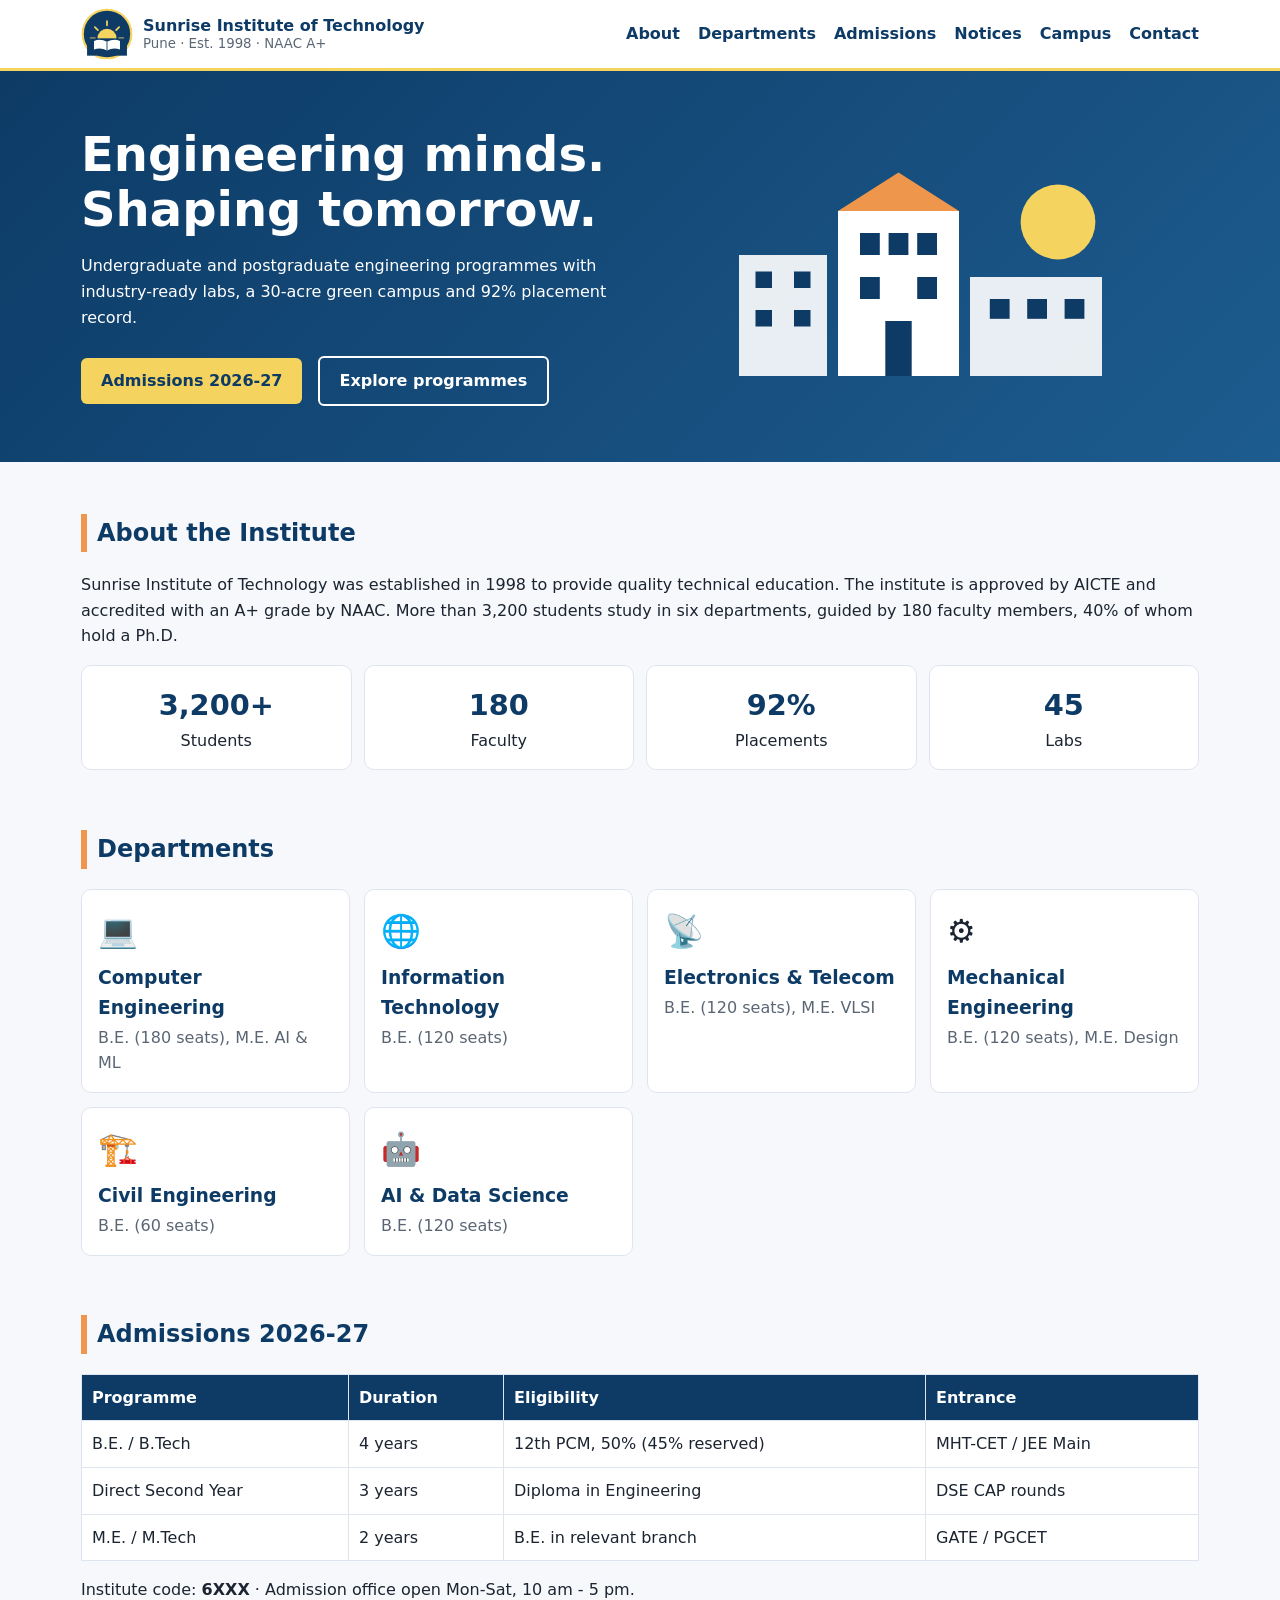
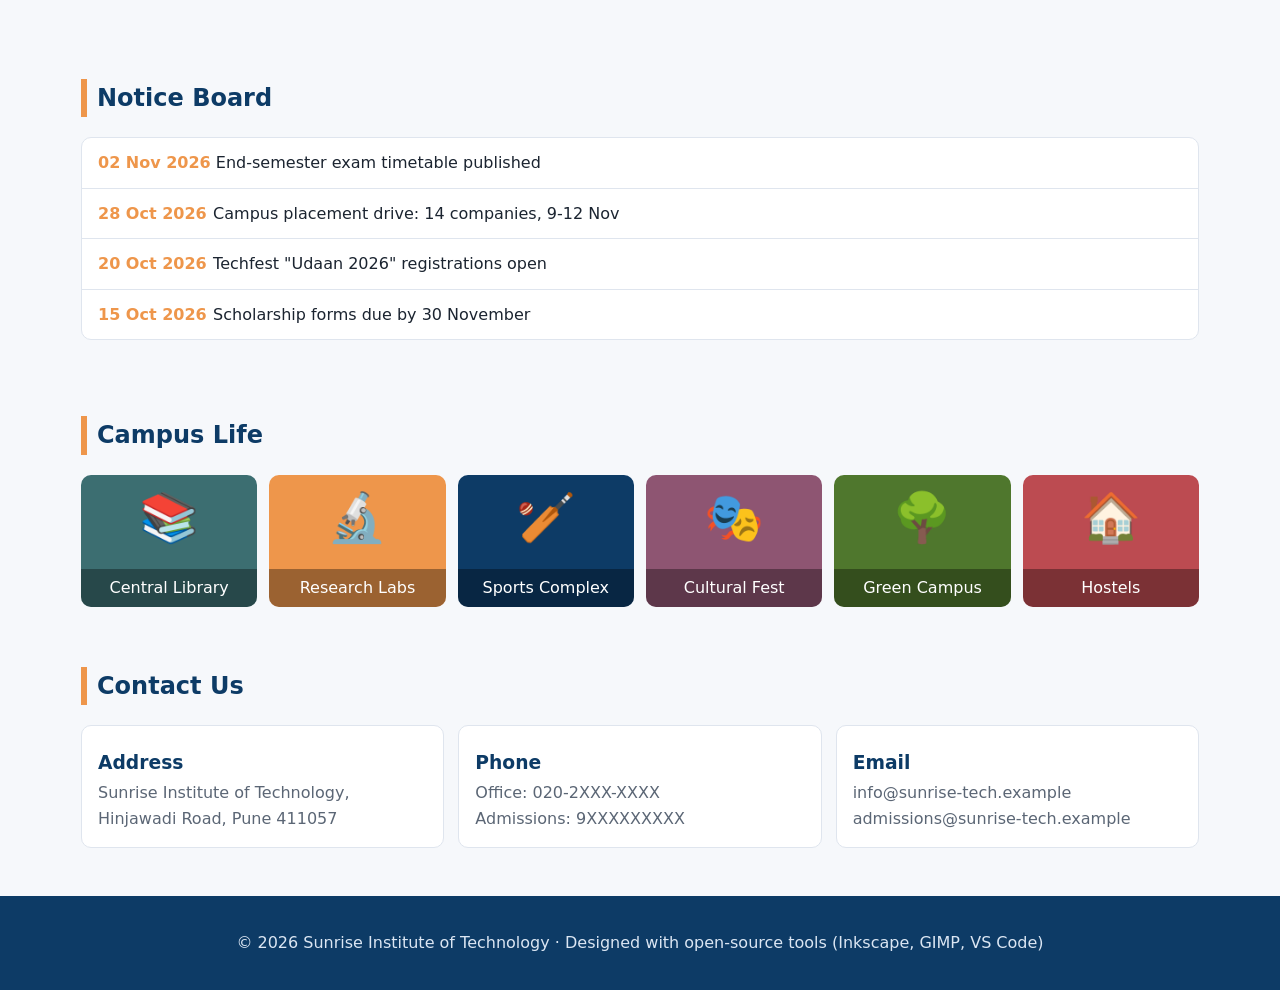
<file: LP4/CSDF/1_CollegeWebpage/index.html>
<!DOCTYPE html>
<!--
  ASSIGNMENT 1: College webpage designed with open-source tools
  Logo: logo.svg (vector, Inkscape)   Editor: VS Code / Bluefish
  Replace "Sunrise Institute of Technology" with your college's name and details.
  Open index.html in any browser.
-->
<html lang="en">
<head>
  <meta charset="UTF-8">
  <meta name="viewport" content="width=device-width, initial-scale=1">
  <meta name="description" content="Sunrise Institute of Technology, Pune - engineering programmes, admissions, departments and campus life.">
  <title>Sunrise Institute of Technology</title>
  <link rel="icon" href="logo.svg" type="image/svg+xml">
  <link rel="stylesheet" href="style.css">
</head>
<body>

<header>
  <div class="bar">
    <a class="brand" href="#home">
      <img src="logo.svg" alt="College logo" width="52" height="52">
      <span><b>Sunrise Institute of Technology</b><small>Pune &middot; Est. 1998 &middot; NAAC A+</small></span>
    </a>
    <nav>
      <a href="#about">About</a>
      <a href="#departments">Departments</a>
      <a href="#admissions">Admissions</a>
      <a href="#notices">Notices</a>
      <a href="#gallery">Campus</a>
      <a href="#contact">Contact</a>
    </nav>
  </div>
</header>

<section id="home" class="hero">
  <div>
    <h1>Engineering minds.<br>Shaping tomorrow.</h1>
    <p>Undergraduate and postgraduate engineering programmes with industry-ready labs,
       a 30-acre green campus and 92% placement record.</p>
    <a class="btn" href="#admissions">Admissions 2026-27</a>
    <a class="btn ghost" href="#departments">Explore programmes</a>
  </div>
  <!-- Campus skyline drawn in SVG -->
  <svg class="skyline" viewBox="0 0 400 200" aria-hidden="true">
    <circle cx="320" cy="60" r="34" fill="#f4d35e"/>
    <rect x="30" y="90" width="80" height="110" fill="#ffffff" opacity="0.9"/>
    <rect x="120" y="50" width="110" height="150" fill="#ffffff"/>
    <polygon points="120,50 175,15 230,50" fill="#ee964b"/>
    <rect x="240" y="110" width="120" height="90" fill="#ffffff" opacity="0.9"/>
    <g fill="#0d3b66">
      <rect x="45" y="105" width="15" height="15"/><rect x="80" y="105" width="15" height="15"/>
      <rect x="45" y="140" width="15" height="15"/><rect x="80" y="140" width="15" height="15"/>
      <rect x="140" y="70" width="18" height="20"/><rect x="166" y="70" width="18" height="20"/><rect x="192" y="70" width="18" height="20"/>
      <rect x="140" y="110" width="18" height="20"/><rect x="192" y="110" width="18" height="20"/>
      <rect x="163" y="150" width="24" height="50"/>
      <rect x="258" y="130" width="18" height="18"/><rect x="292" y="130" width="18" height="18"/><rect x="326" y="130" width="18" height="18"/>
    </g>
  </svg>
</section>

<main>
  <section id="about">
    <h2>About the Institute</h2>
    <p>Sunrise Institute of Technology was established in 1998 to provide quality technical education.
       The institute is approved by AICTE and accredited with an A+ grade by NAAC. More than 3,200 students
       study in six departments, guided by 180 faculty members, 40% of whom hold a Ph.D.</p>
    <div class="stats">
      <div><b>3,200+</b>Students</div>
      <div><b>180</b>Faculty</div>
      <div><b>92%</b>Placements</div>
      <div><b>45</b>Labs</div>
    </div>
  </section>

  <section id="departments">
    <h2>Departments</h2>
    <div class="cards">
      <article><span>💻</span><h3>Computer Engineering</h3><p>B.E. (180 seats), M.E. AI &amp; ML</p></article>
      <article><span>🌐</span><h3>Information Technology</h3><p>B.E. (120 seats)</p></article>
      <article><span>📡</span><h3>Electronics &amp; Telecom</h3><p>B.E. (120 seats), M.E. VLSI</p></article>
      <article><span>⚙️</span><h3>Mechanical Engineering</h3><p>B.E. (120 seats), M.E. Design</p></article>
      <article><span>🏗️</span><h3>Civil Engineering</h3><p>B.E. (60 seats)</p></article>
      <article><span>🤖</span><h3>AI &amp; Data Science</h3><p>B.E. (120 seats)</p></article>
    </div>
  </section>

  <section id="admissions">
    <h2>Admissions 2026-27</h2>
    <div class="table-wrap">
      <table>
        <tr><th>Programme</th><th>Duration</th><th>Eligibility</th><th>Entrance</th></tr>
        <tr><td>B.E. / B.Tech</td><td>4 years</td><td>12th PCM, 50% (45% reserved)</td><td>MHT-CET / JEE Main</td></tr>
        <tr><td>Direct Second Year</td><td>3 years</td><td>Diploma in Engineering</td><td>DSE CAP rounds</td></tr>
        <tr><td>M.E. / M.Tech</td><td>2 years</td><td>B.E. in relevant branch</td><td>GATE / PGCET</td></tr>
      </table>
    </div>
    <p>Institute code: <b>6XXX</b> &middot; Admission office open Mon-Sat, 10 am - 5 pm.</p>
  </section>

  <section id="notices">
    <h2>Notice Board</h2>
    <ul class="notices">
      <li><time>02 Nov 2026</time> End-semester exam timetable published</li>
      <li><time>28 Oct 2026</time> Campus placement drive: 14 companies, 9-12 Nov</li>
      <li><time>20 Oct 2026</time> Techfest "Udaan 2026" registrations open</li>
      <li><time>15 Oct 2026</time> Scholarship forms due by 30 November</li>
    </ul>
  </section>

  <section id="gallery">
    <h2>Campus Life</h2>
    <div class="gallery">
      <figure style="--c:#3c6e71"><span>📚</span><figcaption>Central Library</figcaption></figure>
      <figure style="--c:#ee964b"><span>🔬</span><figcaption>Research Labs</figcaption></figure>
      <figure style="--c:#0d3b66"><span>🏏</span><figcaption>Sports Complex</figcaption></figure>
      <figure style="--c:#8e5572"><span>🎭</span><figcaption>Cultural Fest</figcaption></figure>
      <figure style="--c:#4f772d"><span>🌳</span><figcaption>Green Campus</figcaption></figure>
      <figure style="--c:#bc4b51"><span>🏠</span><figcaption>Hostels</figcaption></figure>
    </div>
  </section>

  <section id="contact">
    <h2>Contact Us</h2>
    <div class="cards">
      <article><h3>Address</h3><p>Sunrise Institute of Technology,<br>Hinjawadi Road, Pune 411057</p></article>
      <article><h3>Phone</h3><p>Office: 020-2XXX-XXXX<br>Admissions: 9XXXXXXXXX</p></article>
      <article><h3>Email</h3><p>info@sunrise-tech.example<br>admissions@sunrise-tech.example</p></article>
    </div>
  </section>
</main>

<footer>
  <p>&copy; 2026 Sunrise Institute of Technology &middot; Designed with open-source tools (Inkscape, GIMP, VS Code)</p>
</footer>

</body>
</html>
</file>
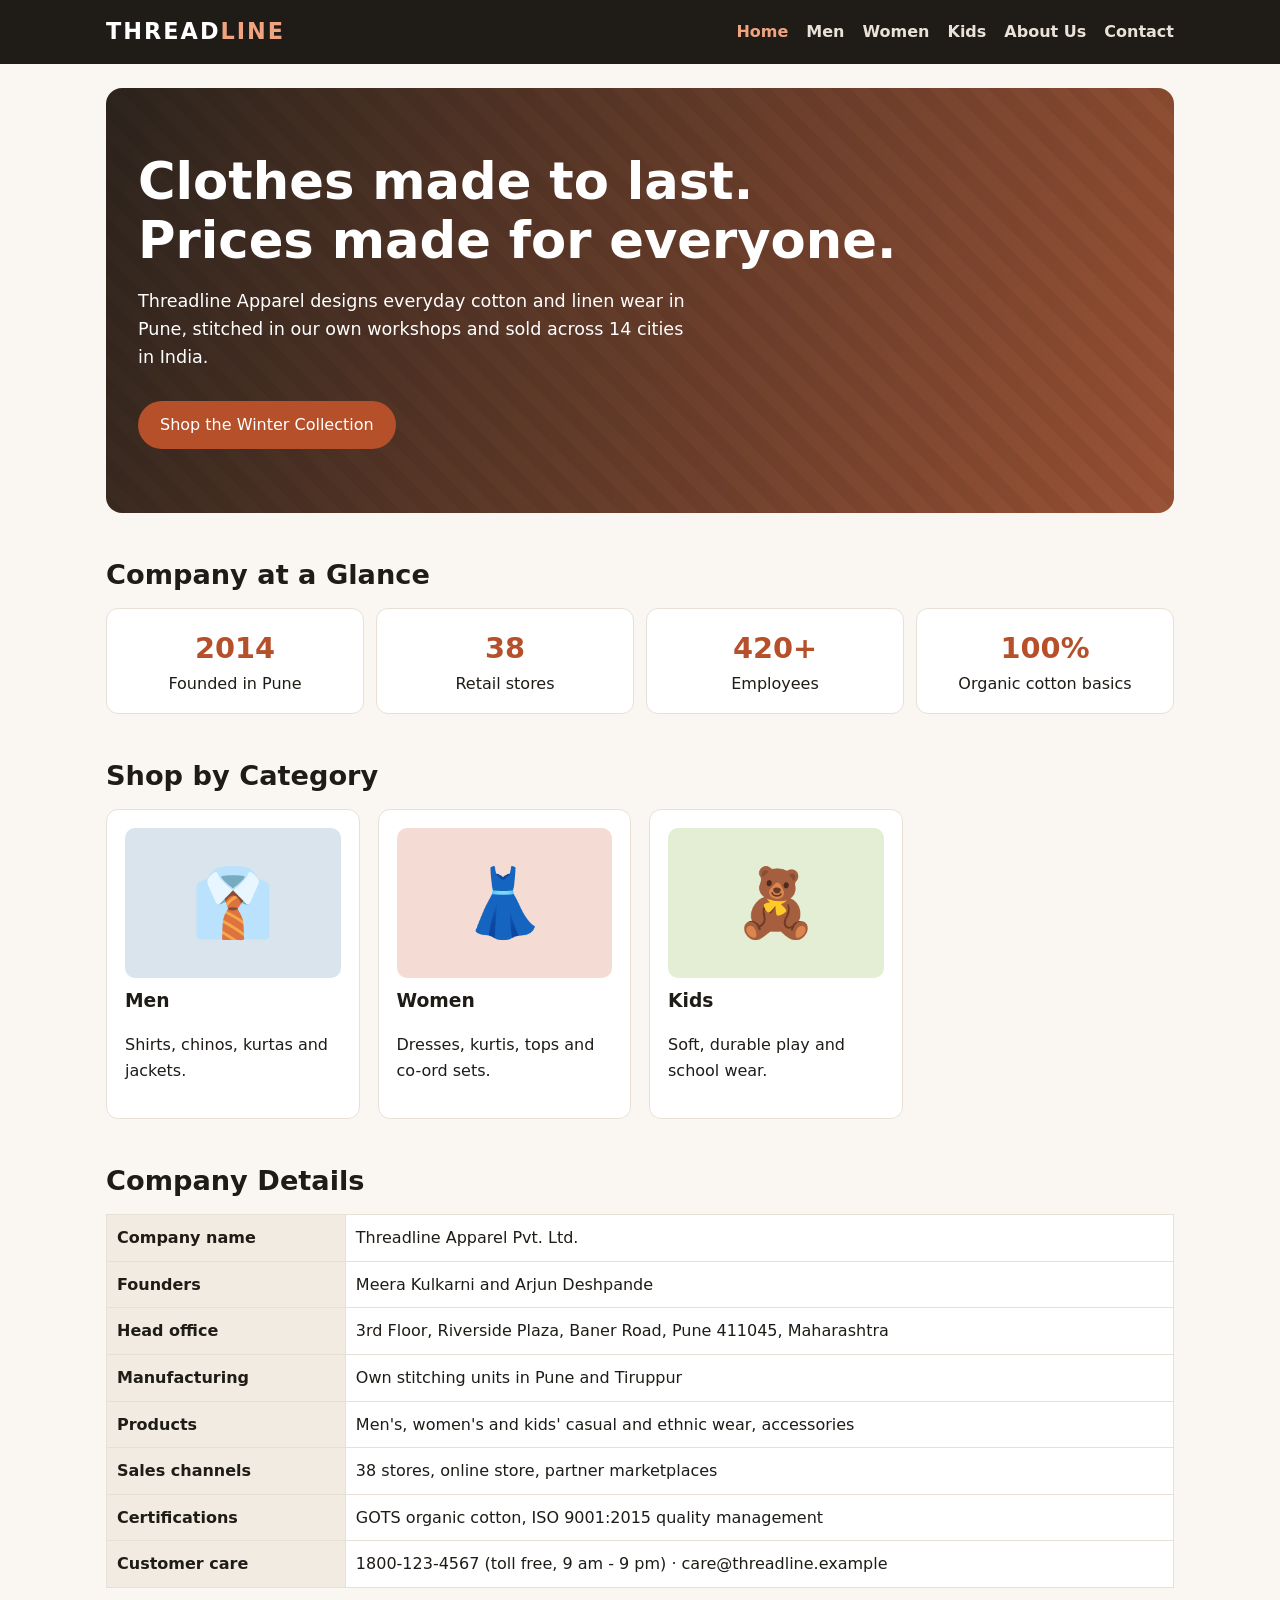
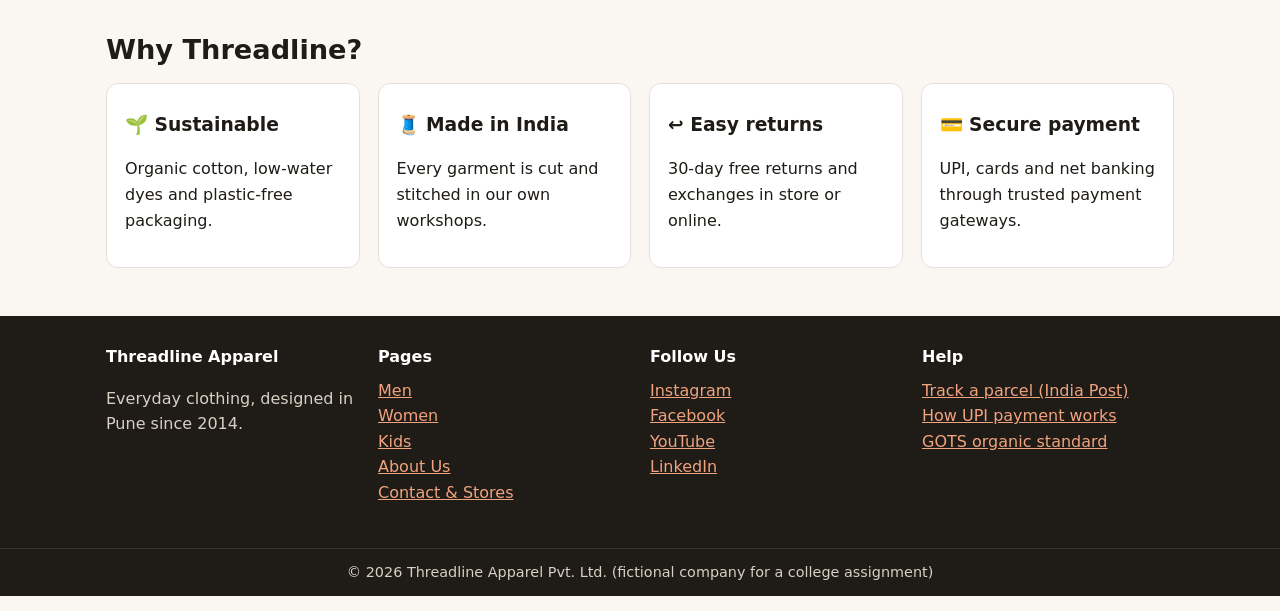
<file: LP4/CSDF/6_ClothingWebpage/index.html>
<!DOCTYPE html>
<!--
  ASSIGNMENT 6: Web page for a clothing company
  Company details + links to 5 other pages (men, women, kids, about, contact)
  and external links (social media, payment, courier tracking).
  Open index.html in any browser. Threadline Apparel is a fictional company.
-->
<html lang="en">
<head>
  <meta charset="UTF-8">
  <meta name="viewport" content="width=device-width, initial-scale=1">
  <meta name="description" content="Threadline Apparel - sustainable everyday clothing for men, women and kids.">
  <title>Threadline Apparel | Home</title>
  <link rel="stylesheet" href="style.css">
</head>
<body>
<header>
  <nav class="nav">
    <a class="logo" href="index.html">THREAD<span>LINE</span></a>
    <ul>
      <li><a class="active" href="index.html">Home</a></li>
      <li><a href="men.html">Men</a></li>
      <li><a href="women.html">Women</a></li>
      <li><a href="kids.html">Kids</a></li>
      <li><a href="about.html">About Us</a></li>
      <li><a href="contact.html">Contact</a></li>
    </ul>
  </nav>
</header>

<main>
  <div class="hero">
    <h1>Clothes made to last.<br>Prices made for everyone.</h1>
    <p>Threadline Apparel designs everyday cotton and linen wear in Pune, stitched in our own
       workshops and sold across 14 cities in India.</p>
    <a class="btn" href="women.html">Shop the Winter Collection</a>
  </div>

  <section>
    <h2>Company at a Glance</h2>
    <div class="facts">
      <div><b>2014</b>Founded in Pune</div>
      <div><b>38</b>Retail stores</div>
      <div><b>420+</b>Employees</div>
      <div><b>100%</b>Organic cotton basics</div>
    </div>
  </section>

  <section>
    <h2>Shop by Category</h2>
    <div class="grid">
      <a class="card category" href="men.html">
        <div class="swatch" style="background:#d9e4ec">👔</div>
        <h3>Men</h3><p>Shirts, chinos, kurtas and jackets.</p>
      </a>
      <a class="card category" href="women.html">
        <div class="swatch" style="background:#f4dcd4">👗</div>
        <h3>Women</h3><p>Dresses, kurtis, tops and co-ord sets.</p>
      </a>
      <a class="card category" href="kids.html">
        <div class="swatch" style="background:#e3eed5">🧸</div>
        <h3>Kids</h3><p>Soft, durable play and school wear.</p>
      </a>
    </div>
  </section>

  <section>
    <h2>Company Details</h2>
    <div class="table-wrap">
      <table>
        <tr><th>Company name</th><td>Threadline Apparel Pvt. Ltd.</td></tr>
        <tr><th>Founders</th><td>Meera Kulkarni and Arjun Deshpande</td></tr>
        <tr><th>Head office</th><td>3rd Floor, Riverside Plaza, Baner Road, Pune 411045, Maharashtra</td></tr>
        <tr><th>Manufacturing</th><td>Own stitching units in Pune and Tiruppur</td></tr>
        <tr><th>Products</th><td>Men's, women's and kids' casual and ethnic wear, accessories</td></tr>
        <tr><th>Sales channels</th><td>38 stores, online store, partner marketplaces</td></tr>
        <tr><th>Certifications</th><td>GOTS organic cotton, ISO 9001:2015 quality management</td></tr>
        <tr><th>Customer care</th><td>1800-123-4567 (toll free, 9 am - 9 pm) &middot; care@threadline.example</td></tr>
      </table>
    </div>
  </section>

  <section>
    <h2>Why Threadline?</h2>
    <div class="grid">
      <div class="card"><h3>🌱 Sustainable</h3><p>Organic cotton, low-water dyes and plastic-free packaging.</p></div>
      <div class="card"><h3>🧵 Made in India</h3><p>Every garment is cut and stitched in our own workshops.</p></div>
      <div class="card"><h3>↩️ Easy returns</h3><p>30-day free returns and exchanges in store or online.</p></div>
      <div class="card"><h3>💳 Secure payment</h3><p>UPI, cards and net banking through trusted payment gateways.</p></div>
    </div>
  </section>
</main>

<footer>
  <div class="footer-inner">
    <div>
      <h4>Threadline Apparel</h4>
      <p>Everyday clothing, designed in Pune since 2014.</p>
    </div>
    <div>
      <h4>Pages</h4>
      <ul>
        <li><a href="men.html">Men</a></li>
        <li><a href="women.html">Women</a></li>
        <li><a href="kids.html">Kids</a></li>
        <li><a href="about.html">About Us</a></li>
        <li><a href="contact.html">Contact &amp; Stores</a></li>
      </ul>
    </div>
    <div>
      <h4>Follow Us</h4>
      <ul>
        <li><a href="https://www.instagram.com" target="_blank" rel="noopener">Instagram</a></li>
        <li><a href="https://www.facebook.com" target="_blank" rel="noopener">Facebook</a></li>
        <li><a href="https://www.youtube.com" target="_blank" rel="noopener">YouTube</a></li>
        <li><a href="https://www.linkedin.com" target="_blank" rel="noopener">LinkedIn</a></li>
      </ul>
    </div>
    <div>
      <h4>Help</h4>
      <ul>
        <li><a href="https://www.indiapost.gov.in" target="_blank" rel="noopener">Track a parcel (India Post)</a></li>
        <li><a href="https://www.npci.org.in/what-we-do/upi/product-overview" target="_blank" rel="noopener">How UPI payment works</a></li>
        <li><a href="https://global-standard.org" target="_blank" rel="noopener">GOTS organic standard</a></li>
      </ul>
    </div>
  </div>
  <p class="copy">&copy; 2026 Threadline Apparel Pvt. Ltd. (fictional company for a college assignment)</p>
</footer>
</body>
</html>
</file>
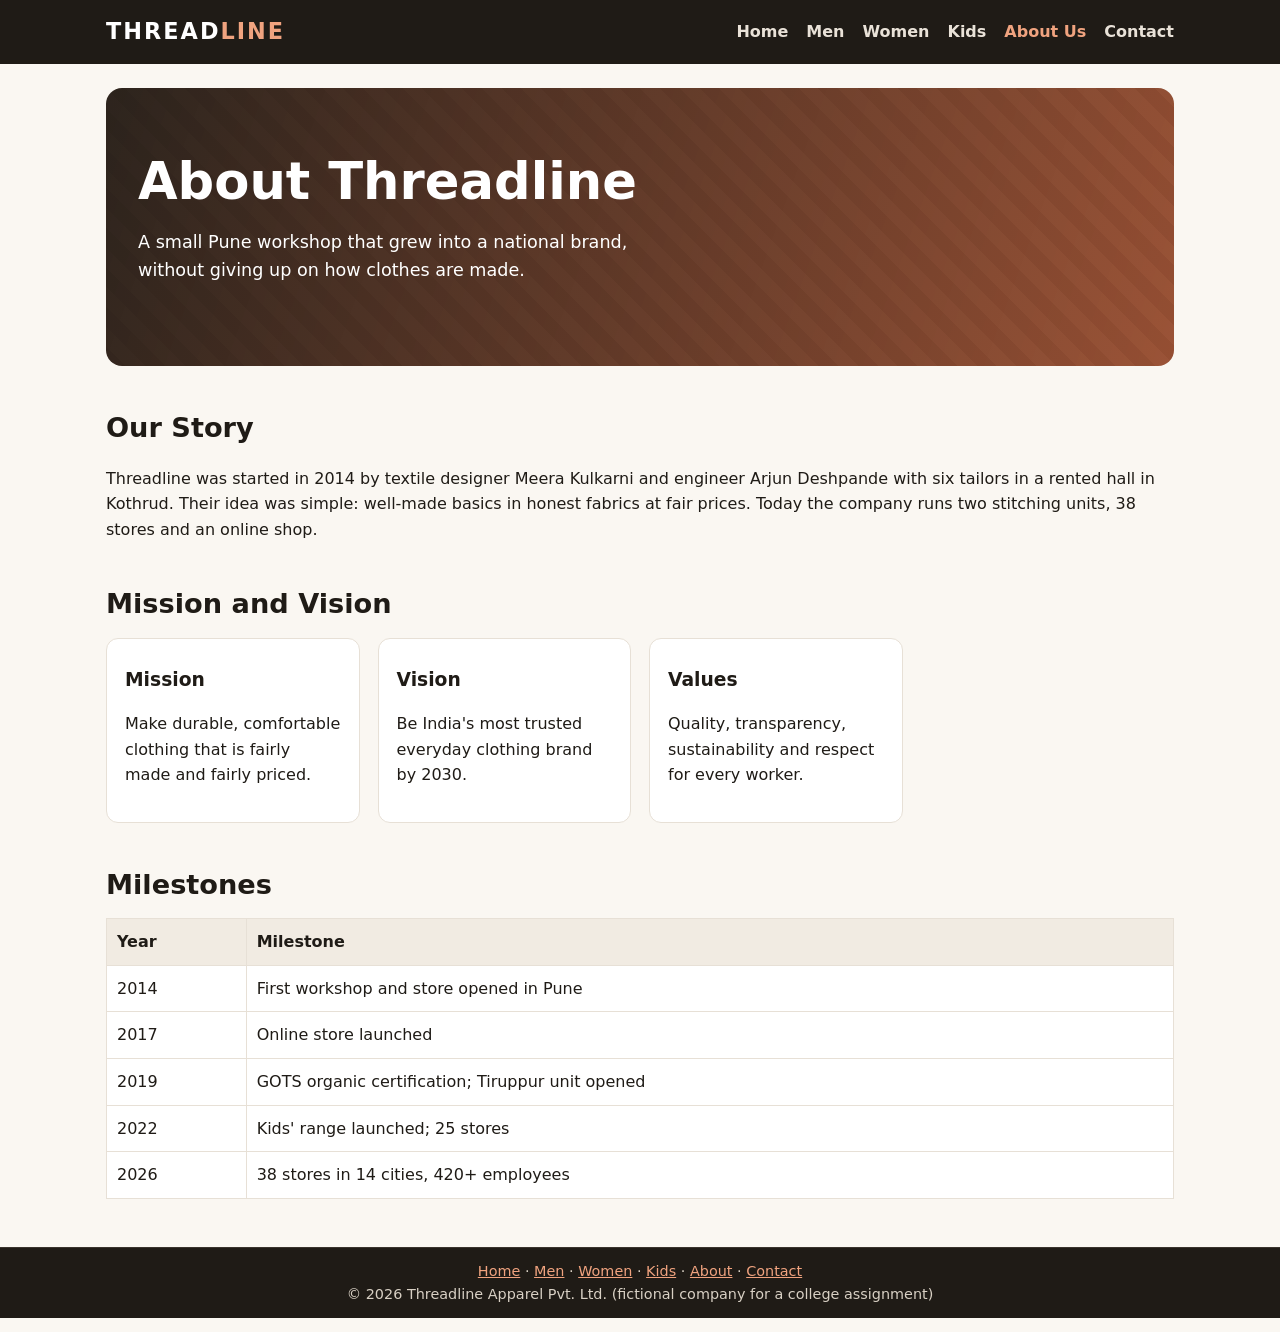
<file: LP4/CSDF/6_ClothingWebpage/about.html>
<!DOCTYPE html>
<html lang="en">
<head>
  <meta charset="UTF-8">
  <meta name="viewport" content="width=device-width, initial-scale=1">
  <title>Threadline Apparel | About Us</title>
  <link rel="stylesheet" href="style.css">
</head>
<body>
<header>
  <nav class="nav">
    <a class="logo" href="index.html">THREAD<span>LINE</span></a>
    <ul>
      <li><a href="index.html">Home</a></li>
      <li><a href="men.html">Men</a></li>
      <li><a href="women.html">Women</a></li>
      <li><a href="kids.html">Kids</a></li>
      <li><a class="active" href="about.html">About Us</a></li>
      <li><a href="contact.html">Contact</a></li>
    </ul>
  </nav>
</header>

<main>
  <div class="hero">
    <h1>About Threadline</h1>
    <p>A small Pune workshop that grew into a national brand, without giving up on how clothes are made.</p>
  </div>
  <section>
    <h2>Our Story</h2>
    <p>Threadline was started in 2014 by textile designer Meera Kulkarni and engineer Arjun Deshpande
       with six tailors in a rented hall in Kothrud. Their idea was simple: well-made basics in honest
       fabrics at fair prices. Today the company runs two stitching units, 38 stores and an online shop.</p>
  </section>
  <section>
    <h2>Mission and Vision</h2>
    <div class="grid">
      <div class="card"><h3>Mission</h3><p>Make durable, comfortable clothing that is fairly made and fairly priced.</p></div>
      <div class="card"><h3>Vision</h3><p>Be India's most trusted everyday clothing brand by 2030.</p></div>
      <div class="card"><h3>Values</h3><p>Quality, transparency, sustainability and respect for every worker.</p></div>
    </div>
  </section>
  <section>
    <h2>Milestones</h2>
    <div class="table-wrap"><table>
      <tr><th>Year</th><th>Milestone</th></tr>
      <tr><td>2014</td><td>First workshop and store opened in Pune</td></tr>
      <tr><td>2017</td><td>Online store launched</td></tr>
      <tr><td>2019</td><td>GOTS organic certification; Tiruppur unit opened</td></tr>
      <tr><td>2022</td><td>Kids' range launched; 25 stores</td></tr>
      <tr><td>2026</td><td>38 stores in 14 cities, 420+ employees</td></tr>
    </table></div>
  </section>
</main>

<footer>
  <p class="copy"><a href="index.html">Home</a> &middot; <a href="men.html">Men</a> &middot; <a href="women.html">Women</a>
    &middot; <a href="kids.html">Kids</a> &middot; <a href="about.html">About</a> &middot; <a href="contact.html">Contact</a><br>
    &copy; 2026 Threadline Apparel Pvt. Ltd. (fictional company for a college assignment)</p>
</footer>
</body>
</html>
</file>
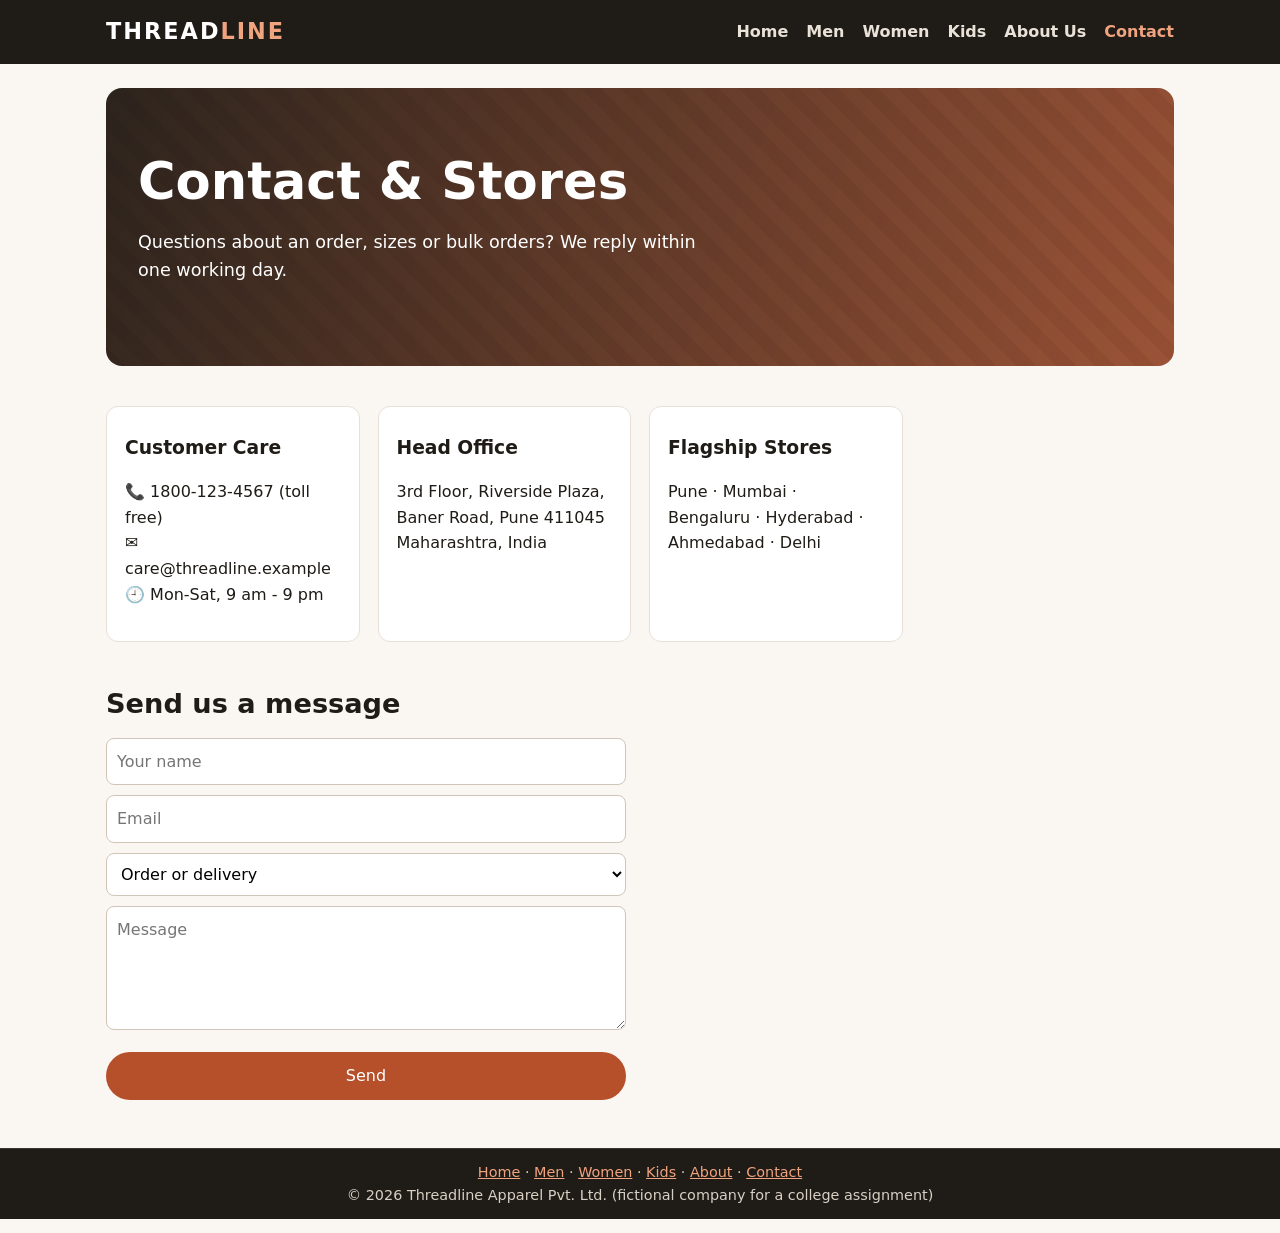
<file: LP4/CSDF/6_ClothingWebpage/contact.html>
<!DOCTYPE html>
<html lang="en">
<head>
  <meta charset="UTF-8">
  <meta name="viewport" content="width=device-width, initial-scale=1">
  <title>Threadline Apparel | Contact</title>
  <link rel="stylesheet" href="style.css">
</head>
<body>
<header>
  <nav class="nav">
    <a class="logo" href="index.html">THREAD<span>LINE</span></a>
    <ul>
      <li><a href="index.html">Home</a></li>
      <li><a href="men.html">Men</a></li>
      <li><a href="women.html">Women</a></li>
      <li><a href="kids.html">Kids</a></li>
      <li><a href="about.html">About Us</a></li>
      <li><a class="active" href="contact.html">Contact</a></li>
    </ul>
  </nav>
</header>

<main>
  <div class="hero">
    <h1>Contact &amp; Stores</h1>
    <p>Questions about an order, sizes or bulk orders? We reply within one working day.</p>
  </div>
  <section class="grid">
    <div class="card">
      <h3>Customer Care</h3>
      <p>📞 1800-123-4567 (toll free)<br>✉️ care@threadline.example<br>🕘 Mon-Sat, 9 am - 9 pm</p>
    </div>
    <div class="card">
      <h3>Head Office</h3>
      <p>3rd Floor, Riverside Plaza,<br>Baner Road, Pune 411045<br>Maharashtra, India</p>
    </div>
    <div class="card">
      <h3>Flagship Stores</h3>
      <p>Pune &middot; Mumbai &middot; Bengaluru &middot; Hyderabad &middot; Ahmedabad &middot; Delhi</p>
    </div>
  </section>
  <section>
    <h2>Send us a message</h2>
    <form id="contact-form">
      <input name="name" placeholder="Your name" required>
      <input name="email" type="email" placeholder="Email" required>
      <select name="topic">
        <option>Order or delivery</option><option>Size help</option><option>Returns</option><option>Bulk order</option>
      </select>
      <textarea name="message" rows="4" placeholder="Message" required></textarea>
      <button class="btn" type="submit">Send</button>
      <p id="thanks" hidden>Thank you! We will reply within one working day.</p>
    </form>
  </section>
  <script>
    // No server in this assignment: just confirm on screen
    document.getElementById("contact-form").addEventListener("submit", (e) => {
      e.preventDefault();
      document.getElementById("thanks").hidden = false;
      e.target.reset();
    });
  </script>
</main>

<footer>
  <p class="copy"><a href="index.html">Home</a> &middot; <a href="men.html">Men</a> &middot; <a href="women.html">Women</a>
    &middot; <a href="kids.html">Kids</a> &middot; <a href="about.html">About</a> &middot; <a href="contact.html">Contact</a><br>
    &copy; 2026 Threadline Apparel Pvt. Ltd. (fictional company for a college assignment)</p>
</footer>
</body>
</html>
</file>
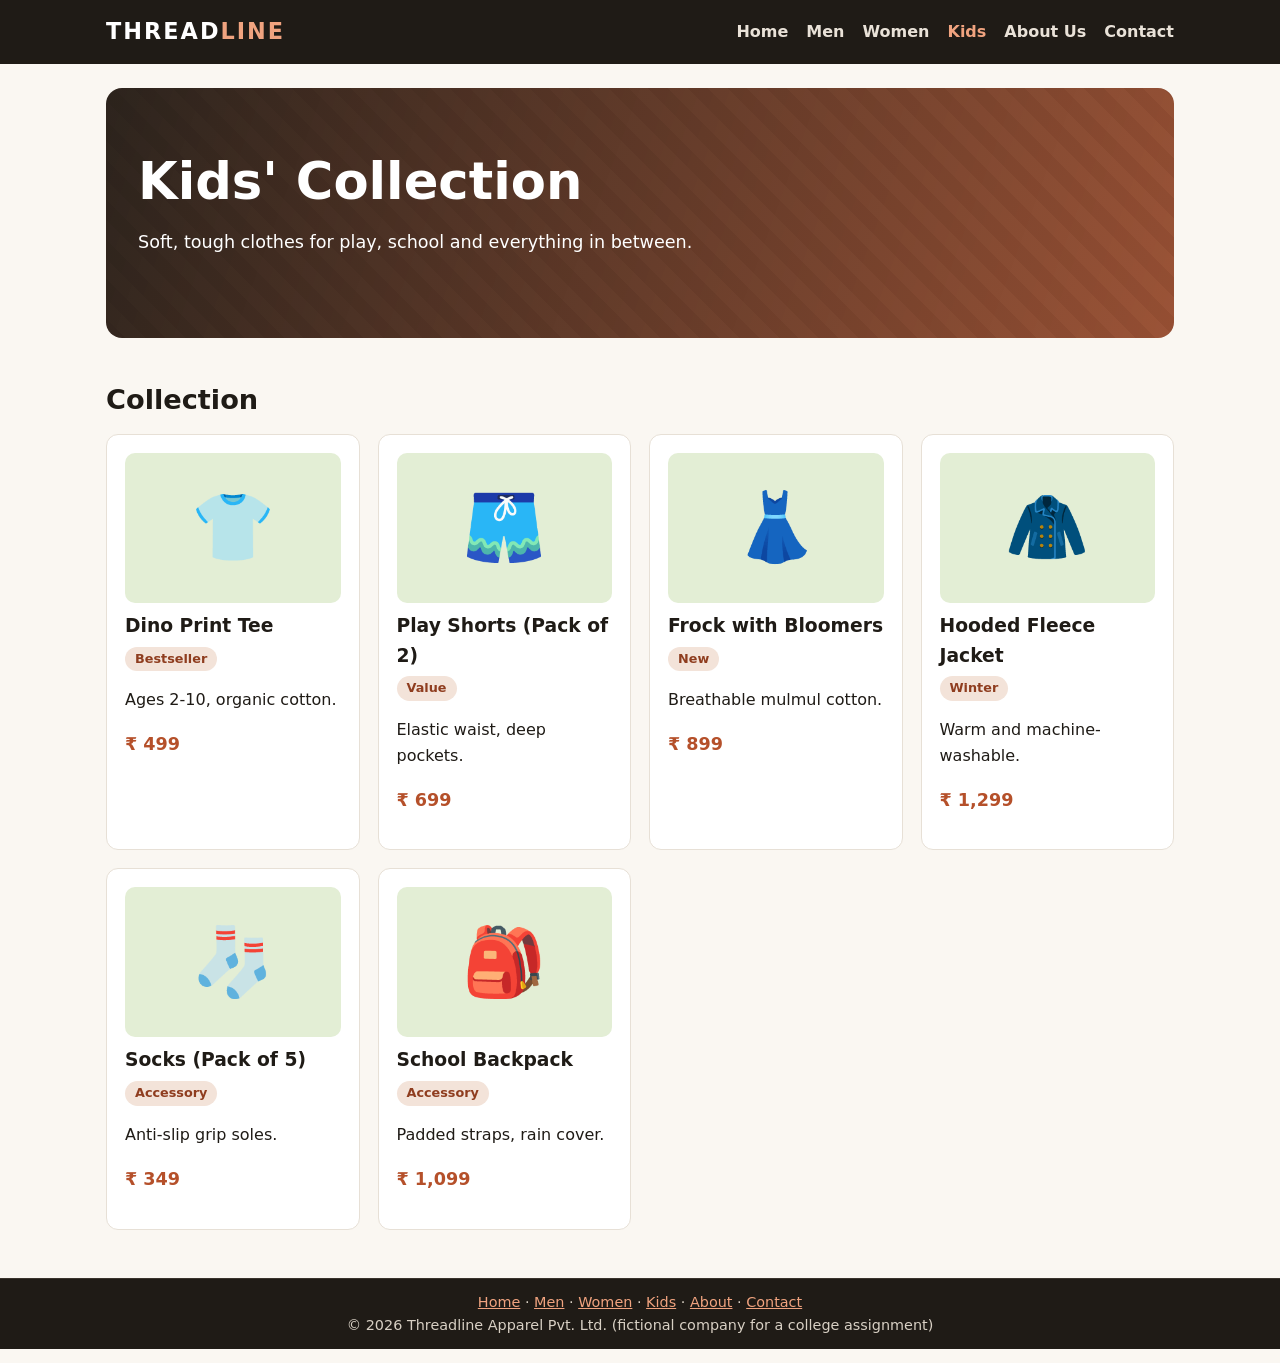
<file: LP4/CSDF/6_ClothingWebpage/kids.html>
<!DOCTYPE html>
<html lang="en">
<head>
  <meta charset="UTF-8">
  <meta name="viewport" content="width=device-width, initial-scale=1">
  <title>Threadline Apparel | Kids</title>
  <link rel="stylesheet" href="style.css">
</head>
<body>
<header>
  <nav class="nav">
    <a class="logo" href="index.html">THREAD<span>LINE</span></a>
    <ul>
      <li><a href="index.html">Home</a></li>
      <li><a href="men.html">Men</a></li>
      <li><a href="women.html">Women</a></li>
      <li><a class="active" href="kids.html">Kids</a></li>
      <li><a href="about.html">About Us</a></li>
      <li><a href="contact.html">Contact</a></li>
    </ul>
  </nav>
</header>

<main>
  <div class="hero">
    <h1>Kids' Collection</h1>
    <p>Soft, tough clothes for play, school and everything in between.</p>
  </div>
  <section>
    <h2>Collection</h2>
    <div class="grid">
    <div class="card">
      <div class="swatch" style="background:#e3eed5">👕</div>
      <h3>Dino Print Tee</h3>
      <span class="tag">Bestseller</span>
      <p>Ages 2-10, organic cotton.</p>
      <p class="price">&#8377; 499</p>
    </div>
    <div class="card">
      <div class="swatch" style="background:#e3eed5">🩳</div>
      <h3>Play Shorts (Pack of 2)</h3>
      <span class="tag">Value</span>
      <p>Elastic waist, deep pockets.</p>
      <p class="price">&#8377; 699</p>
    </div>
    <div class="card">
      <div class="swatch" style="background:#e3eed5">👗</div>
      <h3>Frock with Bloomers</h3>
      <span class="tag">New</span>
      <p>Breathable mulmul cotton.</p>
      <p class="price">&#8377; 899</p>
    </div>
    <div class="card">
      <div class="swatch" style="background:#e3eed5">🧥</div>
      <h3>Hooded Fleece Jacket</h3>
      <span class="tag">Winter</span>
      <p>Warm and machine-washable.</p>
      <p class="price">&#8377; 1,299</p>
    </div>
    <div class="card">
      <div class="swatch" style="background:#e3eed5">🧦</div>
      <h3>Socks (Pack of 5)</h3>
      <span class="tag">Accessory</span>
      <p>Anti-slip grip soles.</p>
      <p class="price">&#8377; 349</p>
    </div>
    <div class="card">
      <div class="swatch" style="background:#e3eed5">🎒</div>
      <h3>School Backpack</h3>
      <span class="tag">Accessory</span>
      <p>Padded straps, rain cover.</p>
      <p class="price">&#8377; 1,099</p>
    </div>
    </div>
  </section>
</main>

<footer>
  <p class="copy"><a href="index.html">Home</a> &middot; <a href="men.html">Men</a> &middot; <a href="women.html">Women</a>
    &middot; <a href="kids.html">Kids</a> &middot; <a href="about.html">About</a> &middot; <a href="contact.html">Contact</a><br>
    &copy; 2026 Threadline Apparel Pvt. Ltd. (fictional company for a college assignment)</p>
</footer>
</body>
</html>
</file>
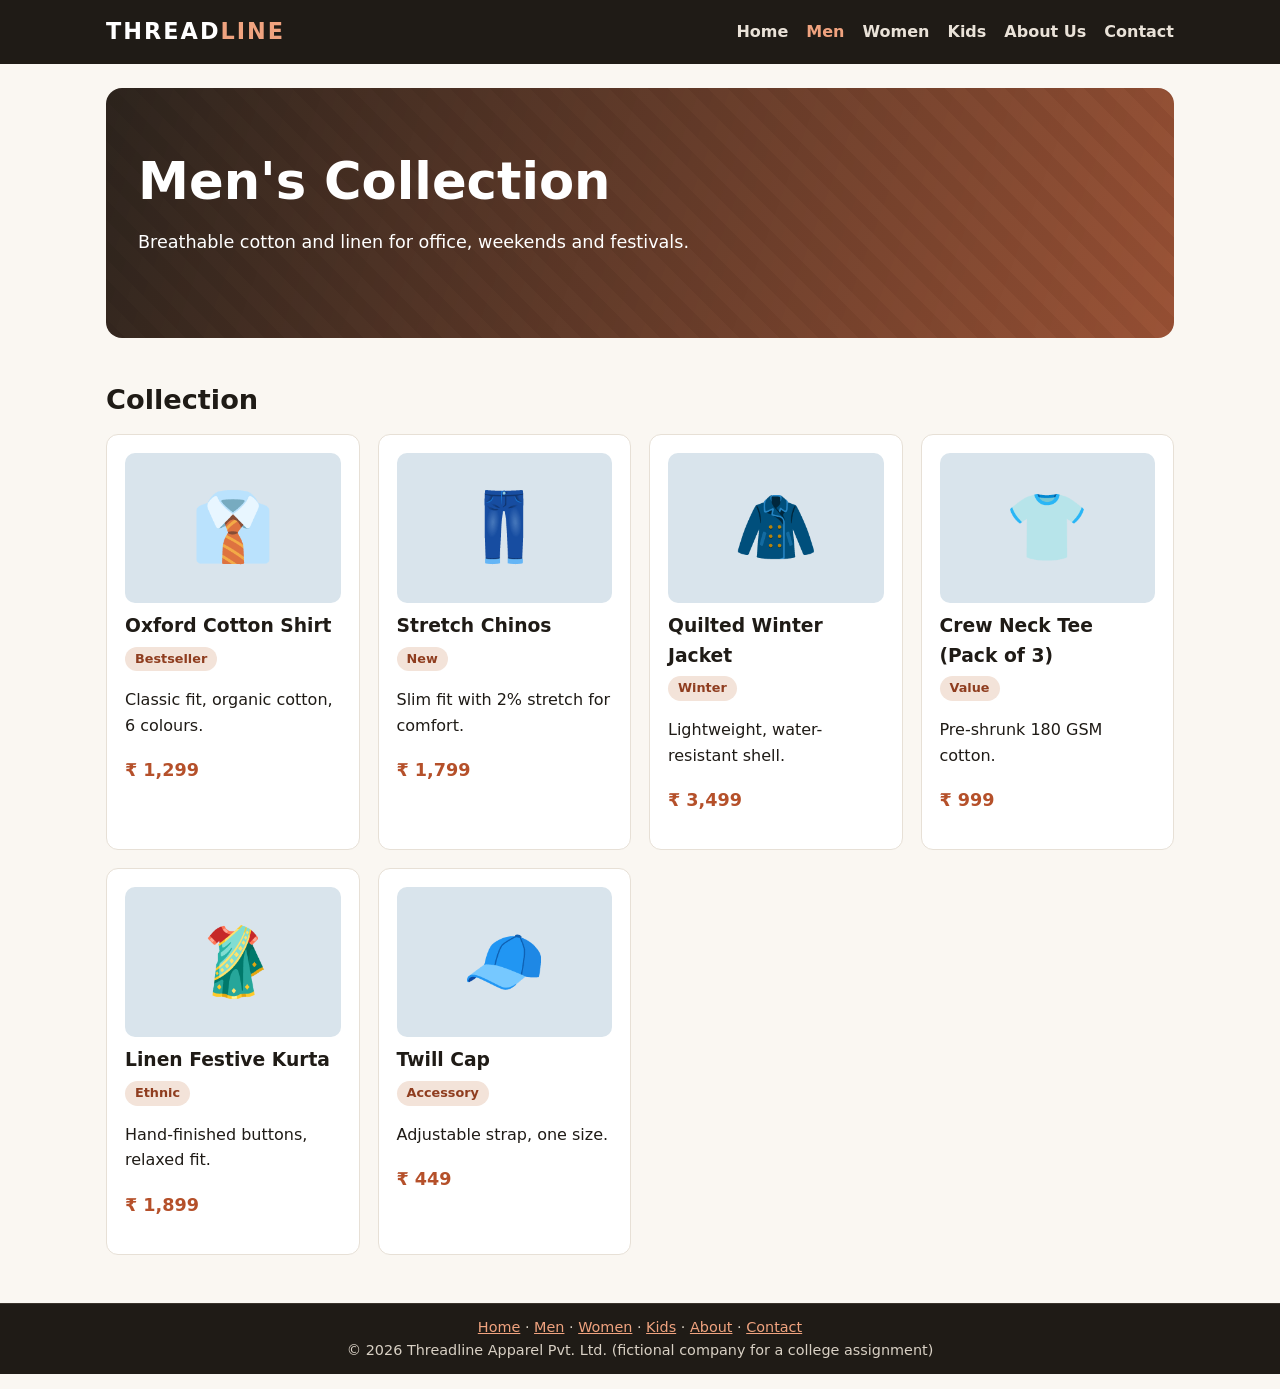
<file: LP4/CSDF/6_ClothingWebpage/men.html>
<!DOCTYPE html>
<html lang="en">
<head>
  <meta charset="UTF-8">
  <meta name="viewport" content="width=device-width, initial-scale=1">
  <title>Threadline Apparel | Men</title>
  <link rel="stylesheet" href="style.css">
</head>
<body>
<header>
  <nav class="nav">
    <a class="logo" href="index.html">THREAD<span>LINE</span></a>
    <ul>
      <li><a href="index.html">Home</a></li>
      <li><a class="active" href="men.html">Men</a></li>
      <li><a href="women.html">Women</a></li>
      <li><a href="kids.html">Kids</a></li>
      <li><a href="about.html">About Us</a></li>
      <li><a href="contact.html">Contact</a></li>
    </ul>
  </nav>
</header>

<main>
  <div class="hero">
    <h1>Men's Collection</h1>
    <p>Breathable cotton and linen for office, weekends and festivals.</p>
  </div>
  <section>
    <h2>Collection</h2>
    <div class="grid">
    <div class="card">
      <div class="swatch" style="background:#d9e4ec">👔</div>
      <h3>Oxford Cotton Shirt</h3>
      <span class="tag">Bestseller</span>
      <p>Classic fit, organic cotton, 6 colours.</p>
      <p class="price">&#8377; 1,299</p>
    </div>
    <div class="card">
      <div class="swatch" style="background:#d9e4ec">👖</div>
      <h3>Stretch Chinos</h3>
      <span class="tag">New</span>
      <p>Slim fit with 2% stretch for comfort.</p>
      <p class="price">&#8377; 1,799</p>
    </div>
    <div class="card">
      <div class="swatch" style="background:#d9e4ec">🧥</div>
      <h3>Quilted Winter Jacket</h3>
      <span class="tag">Winter</span>
      <p>Lightweight, water-resistant shell.</p>
      <p class="price">&#8377; 3,499</p>
    </div>
    <div class="card">
      <div class="swatch" style="background:#d9e4ec">👕</div>
      <h3>Crew Neck Tee (Pack of 3)</h3>
      <span class="tag">Value</span>
      <p>Pre-shrunk 180 GSM cotton.</p>
      <p class="price">&#8377; 999</p>
    </div>
    <div class="card">
      <div class="swatch" style="background:#d9e4ec">🥻</div>
      <h3>Linen Festive Kurta</h3>
      <span class="tag">Ethnic</span>
      <p>Hand-finished buttons, relaxed fit.</p>
      <p class="price">&#8377; 1,899</p>
    </div>
    <div class="card">
      <div class="swatch" style="background:#d9e4ec">🧢</div>
      <h3>Twill Cap</h3>
      <span class="tag">Accessory</span>
      <p>Adjustable strap, one size.</p>
      <p class="price">&#8377; 449</p>
    </div>
    </div>
  </section>
</main>

<footer>
  <p class="copy"><a href="index.html">Home</a> &middot; <a href="men.html">Men</a> &middot; <a href="women.html">Women</a>
    &middot; <a href="kids.html">Kids</a> &middot; <a href="about.html">About</a> &middot; <a href="contact.html">Contact</a><br>
    &copy; 2026 Threadline Apparel Pvt. Ltd. (fictional company for a college assignment)</p>
</footer>
</body>
</html>
</file>
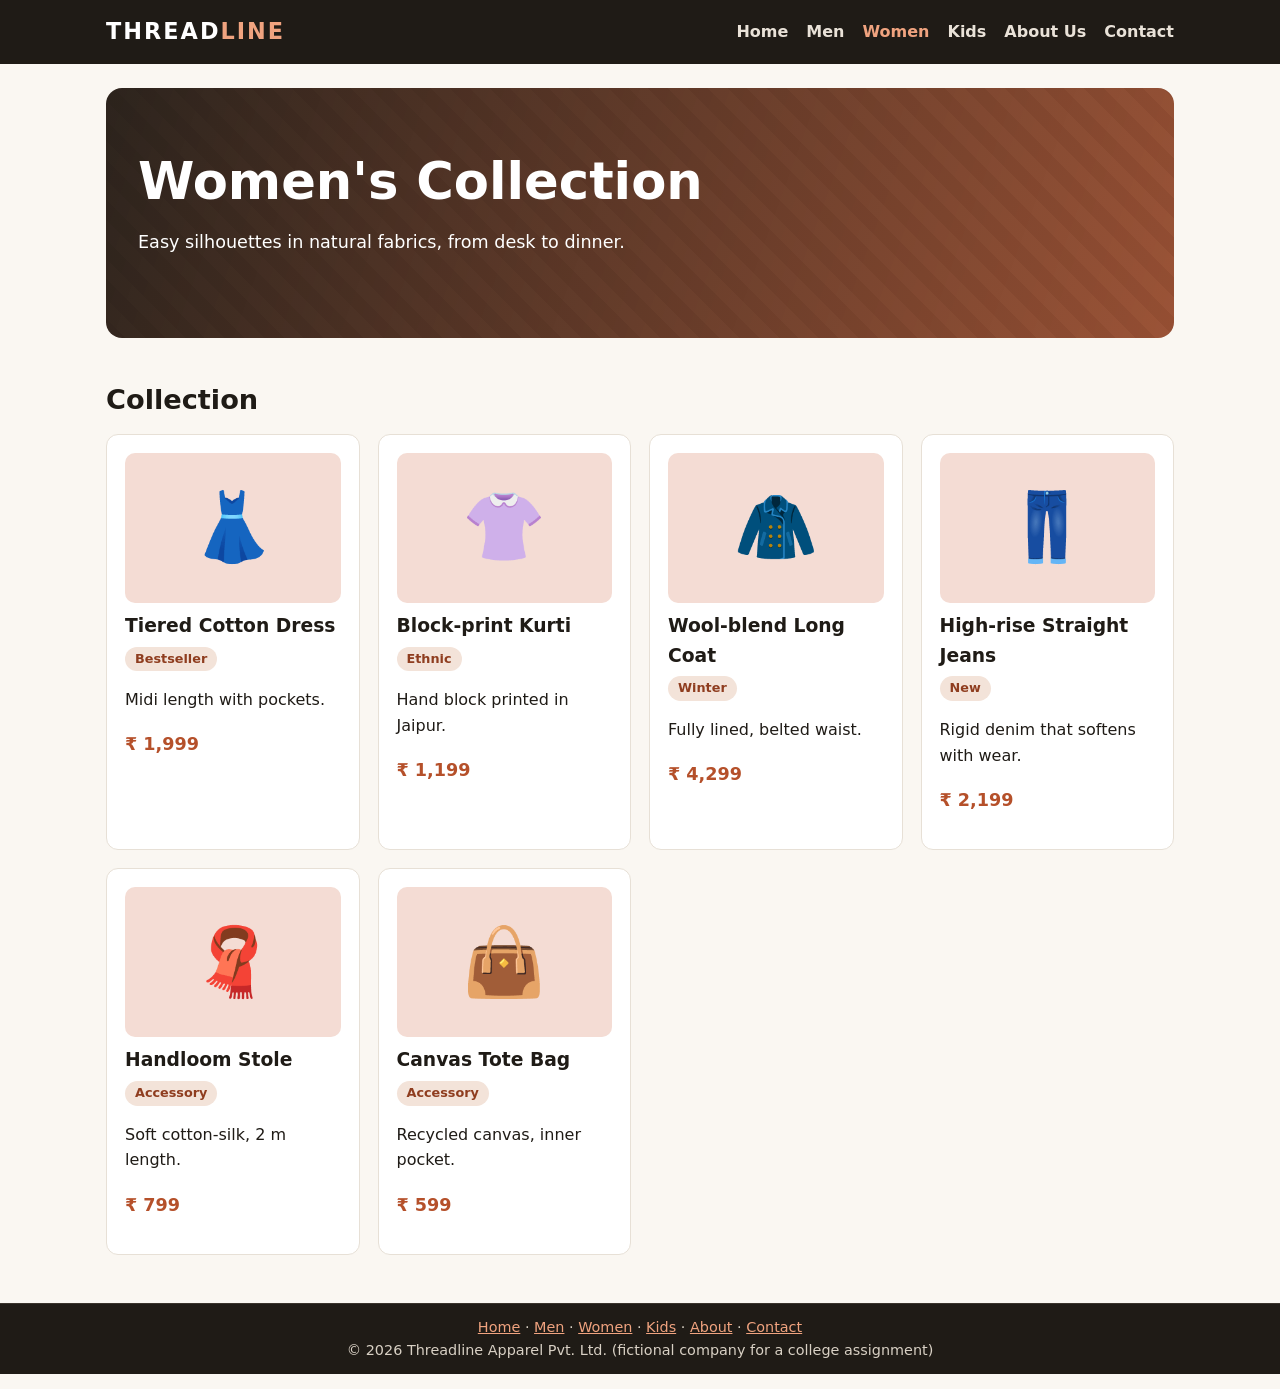
<file: LP4/CSDF/6_ClothingWebpage/women.html>
<!DOCTYPE html>
<html lang="en">
<head>
  <meta charset="UTF-8">
  <meta name="viewport" content="width=device-width, initial-scale=1">
  <title>Threadline Apparel | Women</title>
  <link rel="stylesheet" href="style.css">
</head>
<body>
<header>
  <nav class="nav">
    <a class="logo" href="index.html">THREAD<span>LINE</span></a>
    <ul>
      <li><a href="index.html">Home</a></li>
      <li><a href="men.html">Men</a></li>
      <li><a class="active" href="women.html">Women</a></li>
      <li><a href="kids.html">Kids</a></li>
      <li><a href="about.html">About Us</a></li>
      <li><a href="contact.html">Contact</a></li>
    </ul>
  </nav>
</header>

<main>
  <div class="hero">
    <h1>Women's Collection</h1>
    <p>Easy silhouettes in natural fabrics, from desk to dinner.</p>
  </div>
  <section>
    <h2>Collection</h2>
    <div class="grid">
    <div class="card">
      <div class="swatch" style="background:#f4dcd4">👗</div>
      <h3>Tiered Cotton Dress</h3>
      <span class="tag">Bestseller</span>
      <p>Midi length with pockets.</p>
      <p class="price">&#8377; 1,999</p>
    </div>
    <div class="card">
      <div class="swatch" style="background:#f4dcd4">👚</div>
      <h3>Block-print Kurti</h3>
      <span class="tag">Ethnic</span>
      <p>Hand block printed in Jaipur.</p>
      <p class="price">&#8377; 1,199</p>
    </div>
    <div class="card">
      <div class="swatch" style="background:#f4dcd4">🧥</div>
      <h3>Wool-blend Long Coat</h3>
      <span class="tag">Winter</span>
      <p>Fully lined, belted waist.</p>
      <p class="price">&#8377; 4,299</p>
    </div>
    <div class="card">
      <div class="swatch" style="background:#f4dcd4">👖</div>
      <h3>High-rise Straight Jeans</h3>
      <span class="tag">New</span>
      <p>Rigid denim that softens with wear.</p>
      <p class="price">&#8377; 2,199</p>
    </div>
    <div class="card">
      <div class="swatch" style="background:#f4dcd4">🧣</div>
      <h3>Handloom Stole</h3>
      <span class="tag">Accessory</span>
      <p>Soft cotton-silk, 2 m length.</p>
      <p class="price">&#8377; 799</p>
    </div>
    <div class="card">
      <div class="swatch" style="background:#f4dcd4">👜</div>
      <h3>Canvas Tote Bag</h3>
      <span class="tag">Accessory</span>
      <p>Recycled canvas, inner pocket.</p>
      <p class="price">&#8377; 599</p>
    </div>
    </div>
  </section>
</main>

<footer>
  <p class="copy"><a href="index.html">Home</a> &middot; <a href="men.html">Men</a> &middot; <a href="women.html">Women</a>
    &middot; <a href="kids.html">Kids</a> &middot; <a href="about.html">About</a> &middot; <a href="contact.html">Contact</a><br>
    &copy; 2026 Threadline Apparel Pvt. Ltd. (fictional company for a college assignment)</p>
</footer>
</body>
</html>
</file>
<file: LP4/CSDF/1_CollegeWebpage/style.css>
:root {
  --navy: #0d3b66;
  --gold: #f4d35e;
  --orange: #ee964b;
  --ink: #1b2430;
  --muted: #5b6675;
  --bg: #f6f8fb;
  --line: #dfe5ee;
}

* { box-sizing: border-box; }
html { scroll-behavior: smooth; }

body {
  margin: 0;
  font-family: "Segoe UI", system-ui, sans-serif;
  color: var(--ink);
  background: var(--bg);
  line-height: 1.6;
}

/* ---------- header ---------- */
header { position: sticky; top: 0; z-index: 5; background: #fff; border-bottom: 3px solid var(--gold); }
.bar {
  max-width: 1150px;
  margin: 0 auto;
  padding: 8px 16px;
  display: flex;
  flex-wrap: wrap;
  align-items: center;
  justify-content: space-between;
  gap: 8px;
}
.brand { display: flex; align-items: center; gap: 10px; color: var(--navy); text-decoration: none; }
.brand span { display: flex; flex-direction: column; line-height: 1.25; }
.brand small { color: var(--muted); }
nav { display: flex; flex-wrap: wrap; gap: 4px 18px; }
nav a { color: var(--navy); font-weight: 600; text-decoration: none; }
nav a:hover { color: var(--orange); }

/* ---------- hero ---------- */
.hero {
  display: grid;
  grid-template-columns: repeat(auto-fit, minmax(280px, 1fr));
  align-items: center;
  gap: 24px;
  padding: 56px max(16px, calc((100% - 1150px) / 2 + 16px));
  background: linear-gradient(135deg, var(--navy), #1d5c8f);
  color: #fff;
}
.hero h1 { font-size: clamp(2rem, 5vw, 3rem); line-height: 1.15; margin: 0 0 12px; }
.skyline { width: 100%; max-width: 440px; justify-self: center; }

.btn {
  display: inline-block;
  margin: 10px 10px 0 0;
  padding: 10px 20px;
  border-radius: 6px;
  background: var(--gold);
  color: var(--navy);
  font-weight: 700;
  text-decoration: none;
}
.btn.ghost { background: transparent; color: #fff; border: 2px solid #fff; }

/* ---------- sections ---------- */
main { max-width: 1150px; margin: 0 auto; padding: 0 16px; }
section { padding: 32px 0 8px; scroll-margin-top: 80px; }
h2 { color: var(--navy); border-left: 6px solid var(--orange); padding-left: 10px; }

.stats { display: grid; grid-template-columns: repeat(auto-fit, minmax(140px, 1fr)); gap: 12px; }
.stats div { background: #fff; border: 1px solid var(--line); border-radius: 10px; padding: 16px; text-align: center; }
.stats b { display: block; font-size: 1.8rem; color: var(--navy); }

.cards { display: grid; grid-template-columns: repeat(auto-fit, minmax(230px, 1fr)); gap: 14px; }
.cards article { background: #fff; border: 1px solid var(--line); border-radius: 10px; padding: 16px; }
.cards article span { font-size: 2rem; }
.cards h3 { margin: 6px 0 2px; color: var(--navy); }
.cards p { margin: 0; color: var(--muted); }

.table-wrap { overflow-x: auto; }
table { width: 100%; border-collapse: collapse; background: #fff; }
th, td { padding: 10px; border: 1px solid var(--line); text-align: left; }
th { background: var(--navy); color: #fff; }

.notices { list-style: none; padding: 0; background: #fff; border: 1px solid var(--line); border-radius: 10px; }
.notices li { padding: 12px 16px; border-bottom: 1px solid var(--line); }
.notices li:last-child { border-bottom: 0; }
.notices time { display: inline-block; min-width: 110px; font-weight: 700; color: var(--orange); }

.gallery { display: grid; grid-template-columns: repeat(auto-fit, minmax(160px, 1fr)); gap: 12px; }
.gallery figure {
  margin: 0;
  aspect-ratio: 4 / 3;
  border-radius: 10px;
  background: var(--c);
  display: grid;
  place-items: center;
  color: #fff;
  overflow: hidden;
}
.gallery span { font-size: 3rem; }
.gallery figcaption { align-self: end; width: 100%; padding: 6px; background: rgba(0, 0, 0, 0.35); text-align: center; }

footer { margin-top: 40px; padding: 18px 16px; text-align: center; background: var(--navy); color: #dbe6f3; }
</file>
<file: LP4/CSDF/6_ClothingWebpage/style.css>
:root {
  --ink: #1f1b16;
  --muted: #6b6259;
  --paper: #faf7f2;
  --card: #ffffff;
  --accent: #b5502a;
  --accent-dark: #8f3d1f;
  --line: #e7e0d6;
}

* { box-sizing: border-box; }

body {
  margin: 0;
  font-family: "Segoe UI", system-ui, sans-serif;
  color: var(--ink);
  background: var(--paper);
  line-height: 1.6;
}

a { color: var(--accent); }

/* ---------- header / navigation ---------- */
header {
  position: sticky;
  top: 0;
  z-index: 10;
  background: var(--ink);
}
.nav {
  max-width: 1100px;
  margin: 0 auto;
  padding: 14px 16px;
  display: flex;
  flex-wrap: wrap;
  gap: 8px 24px;
  align-items: center;
  justify-content: space-between;
}
.logo { color: #fff; font-size: 1.4rem; font-weight: 800; letter-spacing: 2px; text-decoration: none; }
.logo span { color: #f0a37f; }
.nav ul { list-style: none; margin: 0; padding: 0; display: flex; flex-wrap: wrap; gap: 4px 18px; }
.nav ul a { color: #e9e2d8; text-decoration: none; font-weight: 600; }
.nav ul a:hover, .nav ul a.active { color: #f0a37f; }

main { max-width: 1100px; margin: 0 auto; padding: 0 16px; }

/* ---------- hero ---------- */
.hero {
  margin: 24px 0;
  padding: 64px 32px;
  border-radius: 16px;
  color: #fff;
  background:
    linear-gradient(110deg, rgba(31, 27, 22, 0.85), rgba(181, 80, 42, 0.55)),
    repeating-linear-gradient(45deg, #6d4c3d 0 14px, #7b5847 14px 28px);
}
.hero h1 { font-size: clamp(2rem, 5vw, 3.2rem); margin: 0 0 8px; line-height: 1.15; }
.hero p { max-width: 560px; font-size: 1.1rem; }
.btn {
  display: inline-block;
  margin-top: 12px;
  padding: 11px 22px;
  border-radius: 999px;
  background: var(--accent);
  color: #fff;
  text-decoration: none;
  font-weight: 700;
  border: 0;
  cursor: pointer;
  font: inherit;
}
.btn:hover { background: var(--accent-dark); }

/* ---------- sections ---------- */
section { margin: 40px 0; }
h2 { font-size: 1.7rem; margin-bottom: 12px; }

.grid { display: grid; gap: 18px; grid-template-columns: repeat(auto-fill, minmax(220px, 1fr)); }

.card {
  background: var(--card);
  border: 1px solid var(--line);
  border-radius: 12px;
  padding: 18px;
}
.card h3 { margin: 8px 0 4px; }

.category { text-decoration: none; color: inherit; transition: transform 0.15s; }
.category:hover { transform: translateY(-3px); }

.swatch {
  height: 150px;
  border-radius: 10px;
  display: grid;
  place-items: center;
  font-size: 4.2rem;
}

.price { color: var(--accent); font-weight: 700; font-size: 1.1rem; }
.tag {
  display: inline-block;
  padding: 2px 10px;
  border-radius: 999px;
  background: #f3e3d9;
  color: var(--accent-dark);
  font-size: 0.8rem;
  font-weight: 700;
}

table { width: 100%; border-collapse: collapse; background: var(--card); }
th, td { border: 1px solid var(--line); padding: 10px; text-align: left; }
th { background: #f1ebe2; }
.table-wrap { overflow-x: auto; }

.facts { display: grid; gap: 12px; grid-template-columns: repeat(auto-fit, minmax(160px, 1fr)); }
.facts div { background: var(--card); border: 1px solid var(--line); border-radius: 12px; padding: 16px; text-align: center; }
.facts b { display: block; font-size: 1.8rem; color: var(--accent); }

form { display: grid; gap: 10px; max-width: 520px; }
input, select, textarea {
  padding: 10px;
  border: 1px solid #cfc5b8;
  border-radius: 8px;
  font: inherit;
  background: #fff;
}
#thanks { color: #2e7d32; font-weight: 700; }

/* ---------- footer ---------- */
footer { margin-top: 48px; background: var(--ink); color: #d8d0c4; }
.footer-inner {
  max-width: 1100px;
  margin: 0 auto;
  padding: 28px 16px;
  display: grid;
  gap: 20px;
  grid-template-columns: repeat(auto-fit, minmax(200px, 1fr));
}
footer a { color: #f0a37f; }
footer ul { list-style: none; padding: 0; margin: 0; }
footer h4 { color: #fff; margin: 0 0 8px; }
.copy { text-align: center; padding: 12px; border-top: 1px solid #3a342d; font-size: 0.9rem; }
</file>
